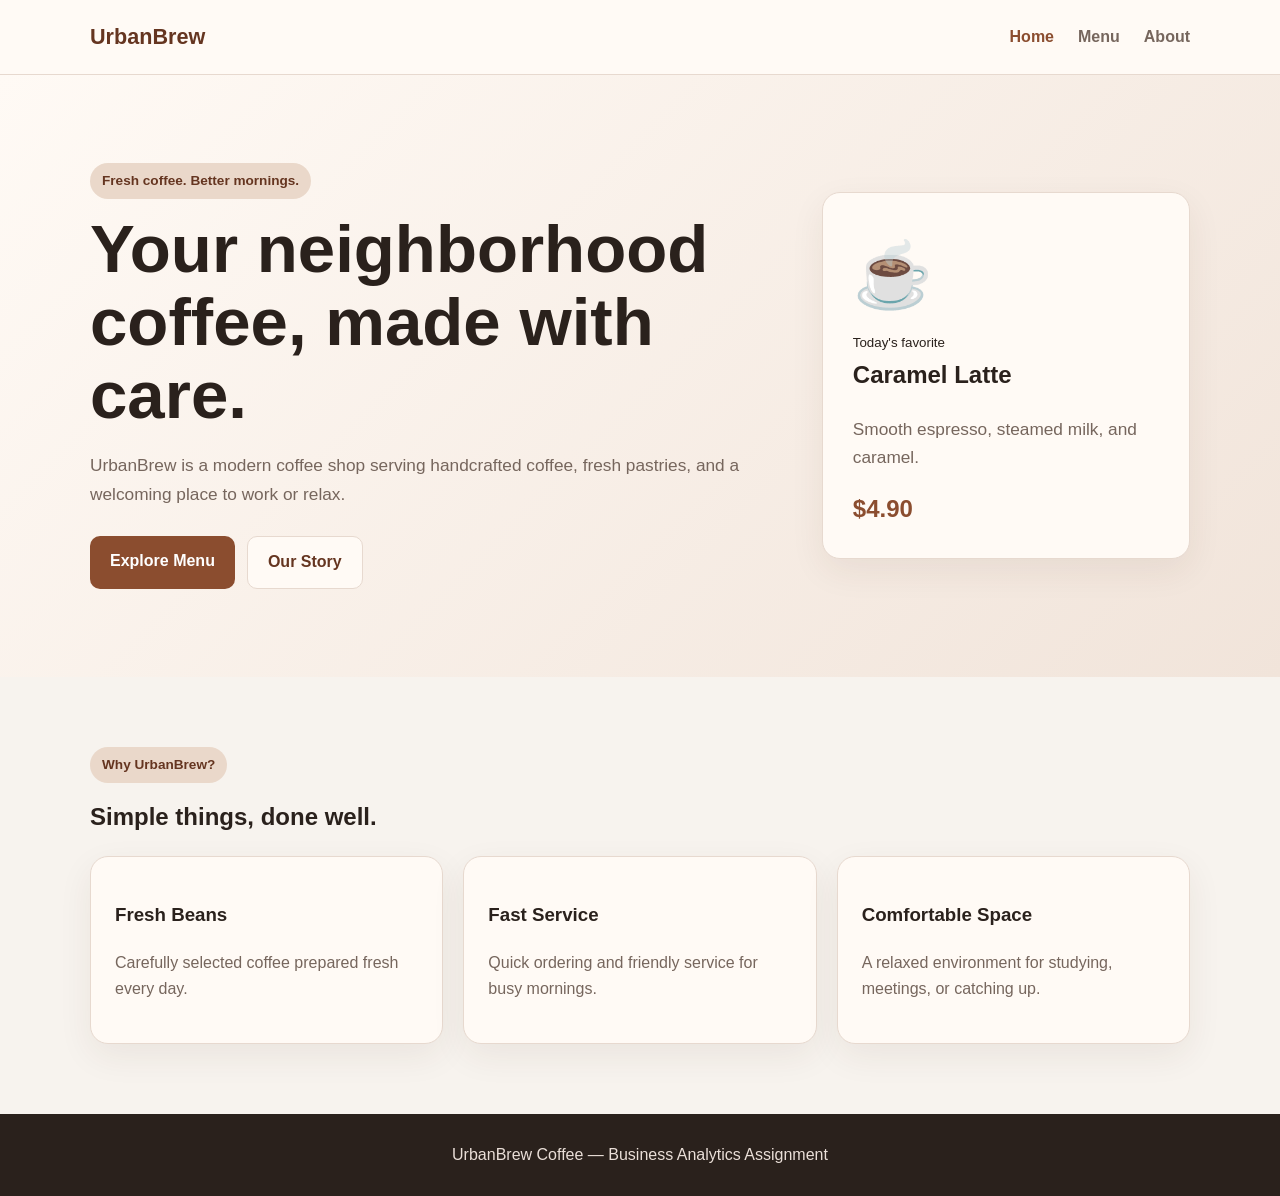
<file: index.html>
<!DOCTYPE html>
<html lang="en">
<head>
<meta charset="UTF-8">
<meta name="viewport" content="width=device-width, initial-scale=1.0">
<title>UrbanBrew Coffee | Home</title>
<script async src="https://www.googletagmanager.com/gtag/js?id=G-PCCDMVFTLG"></script>
<script>
window.dataLayer = window.dataLayer || [];
function gtag(){dataLayer.push(arguments);}
gtag('js', new Date());
gtag('config', 'G-PCCDMVFTLG');
</script>
<link rel="stylesheet" href="style.css">
</head>
<body>
<header>
  <div class="container nav">
    <a class="brand" href="index.html">UrbanBrew</a>
    <nav>
      <a class="active" href="index.html">Home</a>
      <a href="menu.html">Menu</a>
      <a href="about.html">About</a>
    </nav>
  </div>
</header>

<main>
<section class="hero">
  <div class="container hero-grid">
    <div>
      <span class="badge">Fresh coffee. Better mornings.</span>
      <h1>Your neighborhood coffee, made with care.</h1>
      <p>UrbanBrew is a modern coffee shop serving handcrafted coffee, fresh pastries, and a welcoming place to work or relax.</p>
      <div class="actions">
        <a class="btn primary" href="menu.html" onclick="gtag('event','view_menu_click');">Explore Menu</a>
        <a class="btn secondary" href="about.html">Our Story</a>
      </div>
    </div>
    <div class="feature-card">
      <div class="coffee">☕</div>
      <small>Today's favorite</small>
      <h2>Caramel Latte</h2>
      <p>Smooth espresso, steamed milk, and caramel.</p>
      <strong>$4.90</strong>
    </div>
  </div>
</section>

<section class="section">
  <div class="container">
    <span class="badge">Why UrbanBrew?</span>
    <h2>Simple things, done well.</h2>
    <div class="cards">
      <article><h3>Fresh Beans</h3><p>Carefully selected coffee prepared fresh every day.</p></article>
      <article><h3>Fast Service</h3><p>Quick ordering and friendly service for busy mornings.</p></article>
      <article><h3>Comfortable Space</h3><p>A relaxed environment for studying, meetings, or catching up.</p></article>
    </div>
  </div>
</section>
</main>

<footer>UrbanBrew Coffee — Business Analytics Assignment</footer>
</body>
</html>
</file>
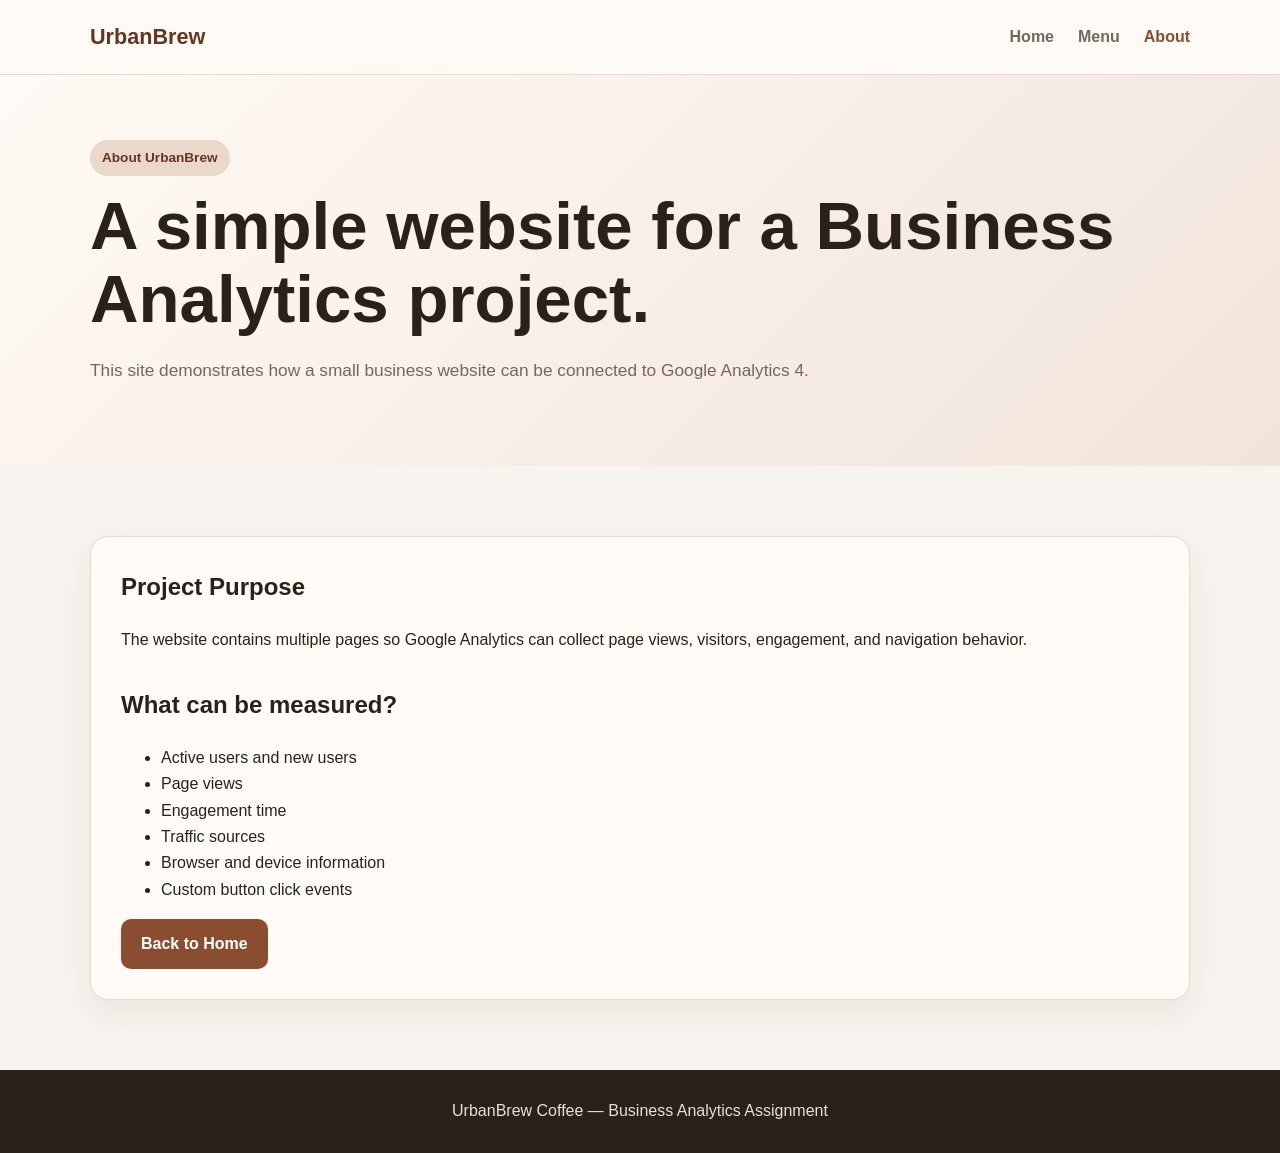
<file: about.html>
<!DOCTYPE html>
<html lang="en">
<head>
<meta charset="UTF-8">
<meta name="viewport" content="width=device-width, initial-scale=1.0">
<title>UrbanBrew Coffee | About</title>
<script async src="https://www.googletagmanager.com/gtag/js?id=G-PCCDMVFTLG"></script>
<script>
window.dataLayer = window.dataLayer || [];
function gtag(){dataLayer.push(arguments);}
gtag('js', new Date());
gtag('config', 'G-PCCDMVFTLG');
</script>
<link rel="stylesheet" href="style.css">
</head>
<body>
<header>
  <div class="container nav">
    <a class="brand" href="index.html">UrbanBrew</a>
    <nav>
      <a href="index.html">Home</a>
      <a href="menu.html">Menu</a>
      <a class="active" href="about.html">About</a>
    </nav>
  </div>
</header>

<main>
<section class="page-hero">
  <div class="container">
    <span class="badge">About UrbanBrew</span>
    <h1>A simple website for a Business Analytics project.</h1>
    <p>This site demonstrates how a small business website can be connected to Google Analytics 4.</p>
  </div>
</section>

<section class="section">
<div class="container">
  <div class="content-box">
    <h2>Project Purpose</h2>
    <p>The website contains multiple pages so Google Analytics can collect page views, visitors, engagement, and navigation behavior.</p>

    <h2>What can be measured?</h2>
    <ul>
      <li>Active users and new users</li>
      <li>Page views</li>
      <li>Engagement time</li>
      <li>Traffic sources</li>
      <li>Browser and device information</li>
      <li>Custom button click events</li>
    </ul>

    <a class="btn primary" href="index.html">Back to Home</a>
  </div>
</div>
</section>
</main>

<footer>UrbanBrew Coffee — Business Analytics Assignment</footer>
</body>
</html>
</file>
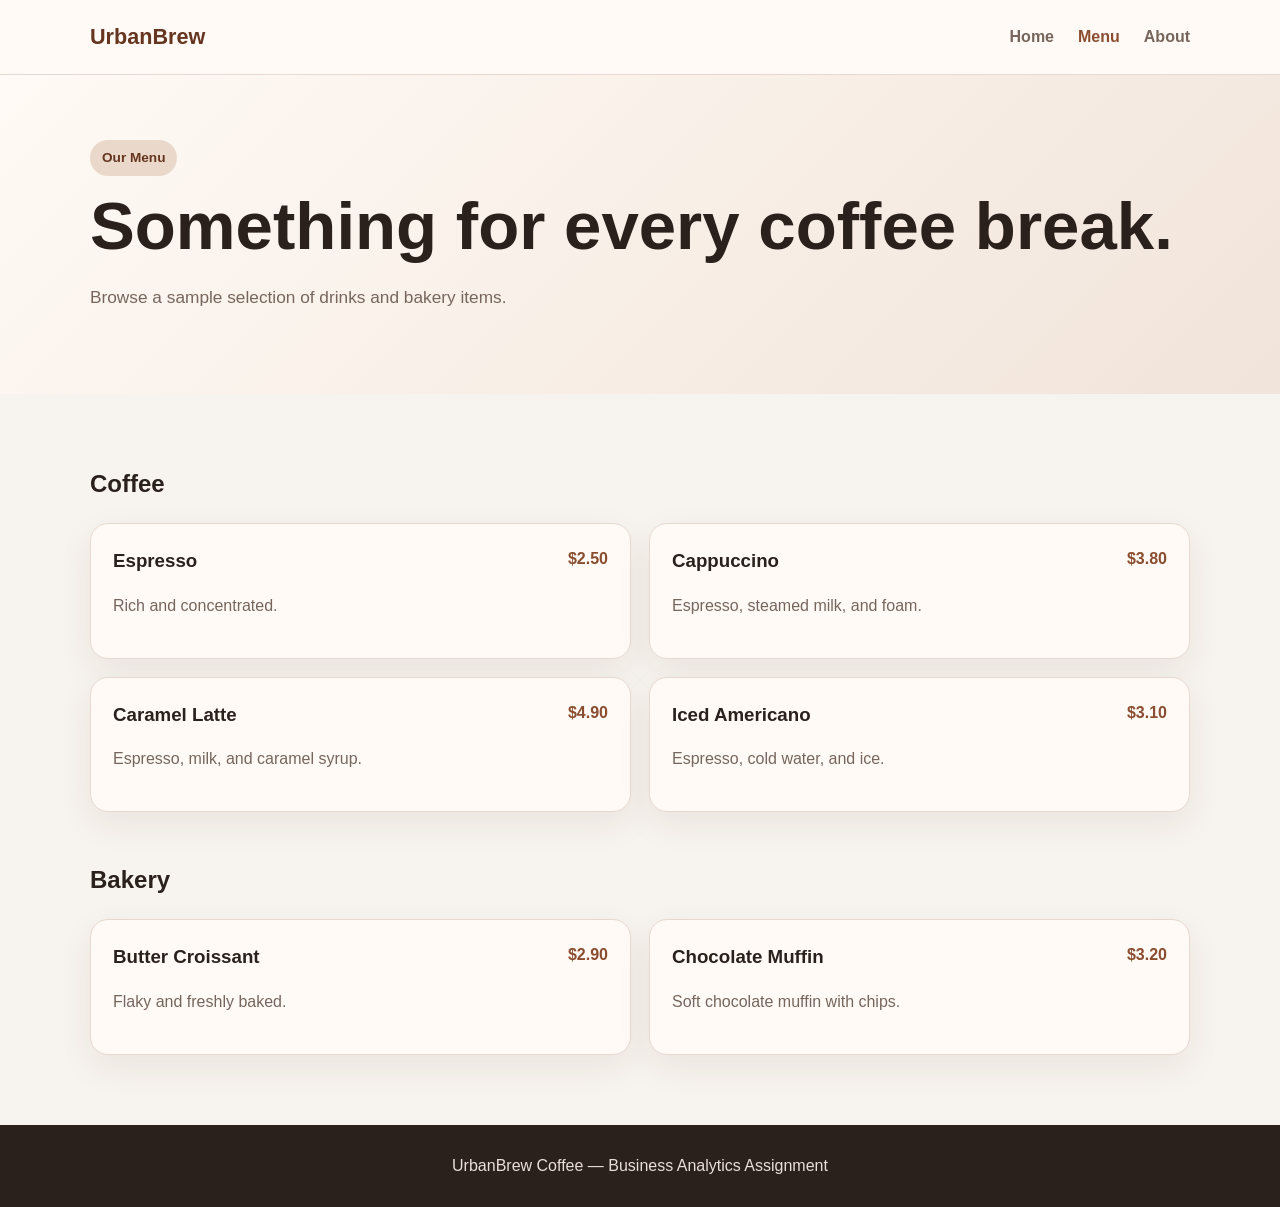
<file: menu.html>
<!DOCTYPE html>
<html lang="en">
<head>
<meta charset="UTF-8">
<meta name="viewport" content="width=device-width, initial-scale=1.0">
<title>UrbanBrew Coffee | Menu</title>
<script async src="https://www.googletagmanager.com/gtag/js?id=G-PCCDMVFTLG"></script>
<script>
window.dataLayer = window.dataLayer || [];
function gtag(){dataLayer.push(arguments);}
gtag('js', new Date());
gtag('config', 'G-PCCDMVFTLG');
</script>
<link rel="stylesheet" href="style.css">
</head>
<body>
<header>
  <div class="container nav">
    <a class="brand" href="index.html">UrbanBrew</a>
    <nav>
      <a href="index.html">Home</a>
      <a class="active" href="menu.html">Menu</a>
      <a href="about.html">About</a>
    </nav>
  </div>
</header>

<main>
<section class="page-hero">
  <div class="container">
    <span class="badge">Our Menu</span>
    <h1>Something for every coffee break.</h1>
    <p>Browse a sample selection of drinks and bakery items.</p>
  </div>
</section>

<section class="section">
<div class="container">
  <h2>Coffee</h2>
  <div class="menu-grid">
    <article><div><h3>Espresso</h3><p>Rich and concentrated.</p></div><strong>$2.50</strong></article>
    <article><div><h3>Cappuccino</h3><p>Espresso, steamed milk, and foam.</p></div><strong>$3.80</strong></article>
    <article><div><h3>Caramel Latte</h3><p>Espresso, milk, and caramel syrup.</p></div><strong>$4.90</strong></article>
    <article><div><h3>Iced Americano</h3><p>Espresso, cold water, and ice.</p></div><strong>$3.10</strong></article>
  </div>

  <h2 class="space-top">Bakery</h2>
  <div class="menu-grid">
    <article><div><h3>Butter Croissant</h3><p>Flaky and freshly baked.</p></div><strong>$2.90</strong></article>
    <article><div><h3>Chocolate Muffin</h3><p>Soft chocolate muffin with chips.</p></div><strong>$3.20</strong></article>
  </div>
</div>
</section>
</main>

<footer>UrbanBrew Coffee — Business Analytics Assignment</footer>
</body>
</html>
</file>
<file: style.css>
*{box-sizing:border-box}body{margin:0;font-family:Arial,Helvetica,sans-serif;background:#f7f3ee;color:#2a211c;line-height:1.65}.container{width:min(1100px,calc(100% - 40px));margin:auto}header{background:#fffaf5;border-bottom:1px solid #e7d9cf;position:sticky;top:0}.nav{min-height:74px;display:flex;justify-content:space-between;align-items:center}.brand{font-size:1.35rem;font-weight:900;color:#653520;text-decoration:none}nav{display:flex;gap:24px}nav a{text-decoration:none;color:#76665d;font-weight:700}nav a.active,nav a:hover{color:#8b4d2f}.hero,.page-hero{background:linear-gradient(135deg,#fffaf5,#f1e4da)}.hero{padding:88px 0}.page-hero{padding:65px 0}.hero-grid{display:grid;grid-template-columns:1.3fr .7fr;gap:48px;align-items:center}.badge{display:inline-block;background:#ead8ca;color:#653520;border-radius:999px;padding:7px 12px;font-size:.85rem;font-weight:800;margin-bottom:14px}h1{font-size:clamp(2.3rem,6vw,4.2rem);line-height:1.08;margin:0 0 20px}h2{margin-top:0}.hero p,.page-hero p{color:#76665d;font-size:1.08rem}.actions{display:flex;gap:12px;flex-wrap:wrap;margin-top:28px}.btn{display:inline-block;padding:12px 20px;border-radius:10px;text-decoration:none;font-weight:800}.primary{background:#8b4d2f;color:white}.secondary{background:#fffaf5;border:1px solid #e7d9cf;color:#653520}.feature-card,.cards article,.menu-grid article,.content-box{background:#fffaf5;border:1px solid #e7d9cf;border-radius:18px;box-shadow:0 12px 35px rgba(70,44,30,.07)}.feature-card{padding:30px}.coffee{font-size:4rem}.feature-card strong{color:#8b4d2f;font-size:1.5rem}.section{padding:70px 0}.cards{display:grid;grid-template-columns:repeat(3,1fr);gap:20px}.cards article{padding:24px}.cards p,.menu-grid p{color:#76665d}.menu-grid{display:grid;grid-template-columns:repeat(2,1fr);gap:18px}.menu-grid article{padding:22px;display:flex;justify-content:space-between;gap:20px}.menu-grid h3{margin:0}.menu-grid strong{color:#8b4d2f;white-space:nowrap}.space-top{margin-top:48px}.content-box{padding:30px}.content-box h2:not(:first-child){margin-top:32px}footer{padding:28px;text-align:center;background:#2a211c;color:#eadfd8}@media(max-width:800px){.hero-grid,.cards,.menu-grid{grid-template-columns:1fr}.nav{flex-direction:column;align-items:flex-start;padding:16px 0;gap:12px}nav{width:100%;justify-content:space-between;gap:10px}}
</file>
